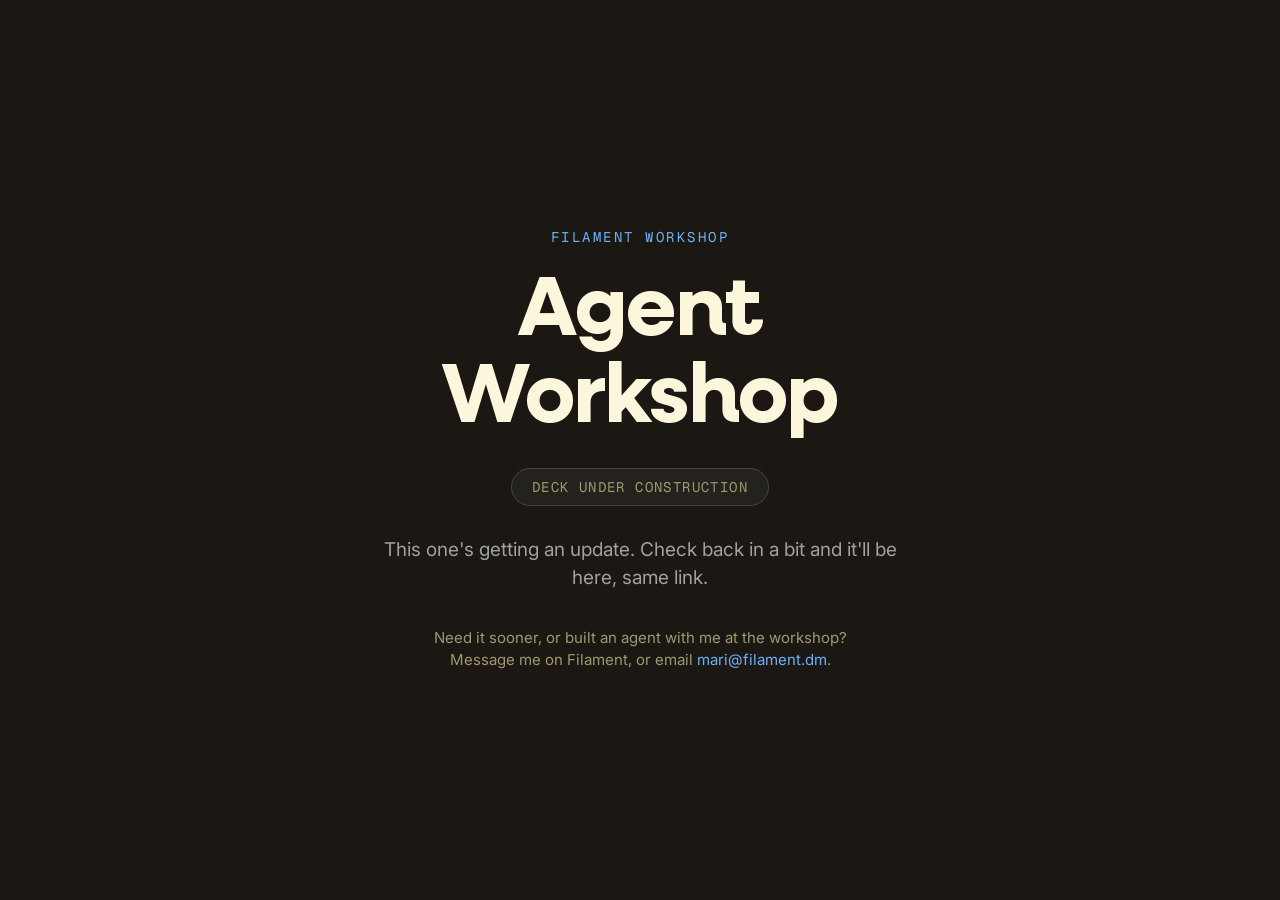
<file: index.html>
<!DOCTYPE html>
<html lang="en">
<head>
<meta charset="UTF-8">
<meta name="viewport" content="width=device-width, initial-scale=1">
<title>Agent Workshop — Filament</title>
<link rel="preconnect" href="https://fonts.googleapis.com">
<link rel="preconnect" href="https://fonts.gstatic.com" crossorigin>
<link rel="stylesheet" href="https://fonts.googleapis.com/css2?family=Inter:wght@400;500&family=Geist+Mono:wght@500&display=swap">
<style>
  @font-face{
    font-family:'NeulisNeue';
    src:url('filament/fonts/NeulisNeue-Bold.ttf') format('truetype');
    font-weight:700; font-display:swap;
  }
  :root{
    --bg:#1B1813; --surface:#24221D; --border:#474338;
    --fg:#FCF6DC; --muted:#A1A1A1; --dim:#A09771; --accent:#6DB0F8;
    --display:'NeulisNeue','Inter',-apple-system,system-ui,sans-serif;
  }
  *{box-sizing:border-box}
  html,body{height:100%}
  body{
    margin:0; background:var(--bg); color:var(--fg);
    font-family:'Inter',-apple-system,system-ui,sans-serif;
    display:flex; align-items:center; justify-content:center;
    padding:24px; text-align:center; -webkit-font-smoothing:antialiased;
  }
  .card{max-width:640px}
  .kicker{
    font-family:'Geist Mono',monospace; text-transform:uppercase;
    letter-spacing:.18em; font-size:14px; color:var(--accent); margin:0 0 22px;
  }
  h1{
    font-family:var(--display); font-weight:700;
    font-size:clamp(44px,8vw,84px); line-height:1.03; letter-spacing:-.02em; margin:0;
  }
  .tag{
    display:inline-block; margin:26px 0 0; padding:9px 20px;
    background:var(--surface); border:1px solid var(--border); border-radius:50px;
    font-family:'Geist Mono',monospace; font-size:14px; letter-spacing:.1em;
    text-transform:uppercase; color:var(--dim);
  }
  p.sub{font-size:19px; line-height:1.5; color:var(--muted); margin:30px auto 0; max-width:520px}
  p.note{font-size:15px; line-height:1.5; color:var(--dim); margin:34px auto 0; max-width:480px}
  p.note a{color:var(--accent); text-decoration:none}
  p.note a:hover{text-decoration:underline}
</style>
</head>
<body>
  <div class="card">
    <p class="kicker">Filament workshop</p>
    <h1>Agent Workshop</h1>
    <span class="tag">Deck under construction</span>
    <p class="sub">This one's getting an update. Check back in a bit and it'll be here, same link.</p>
    <p class="note">Need it sooner, or built an agent with me at the workshop? Message me on Filament, or email <a href="mailto:mari@filament.dm">mari@filament.dm</a>.</p>
  </div>
</body>
</html>
</file>
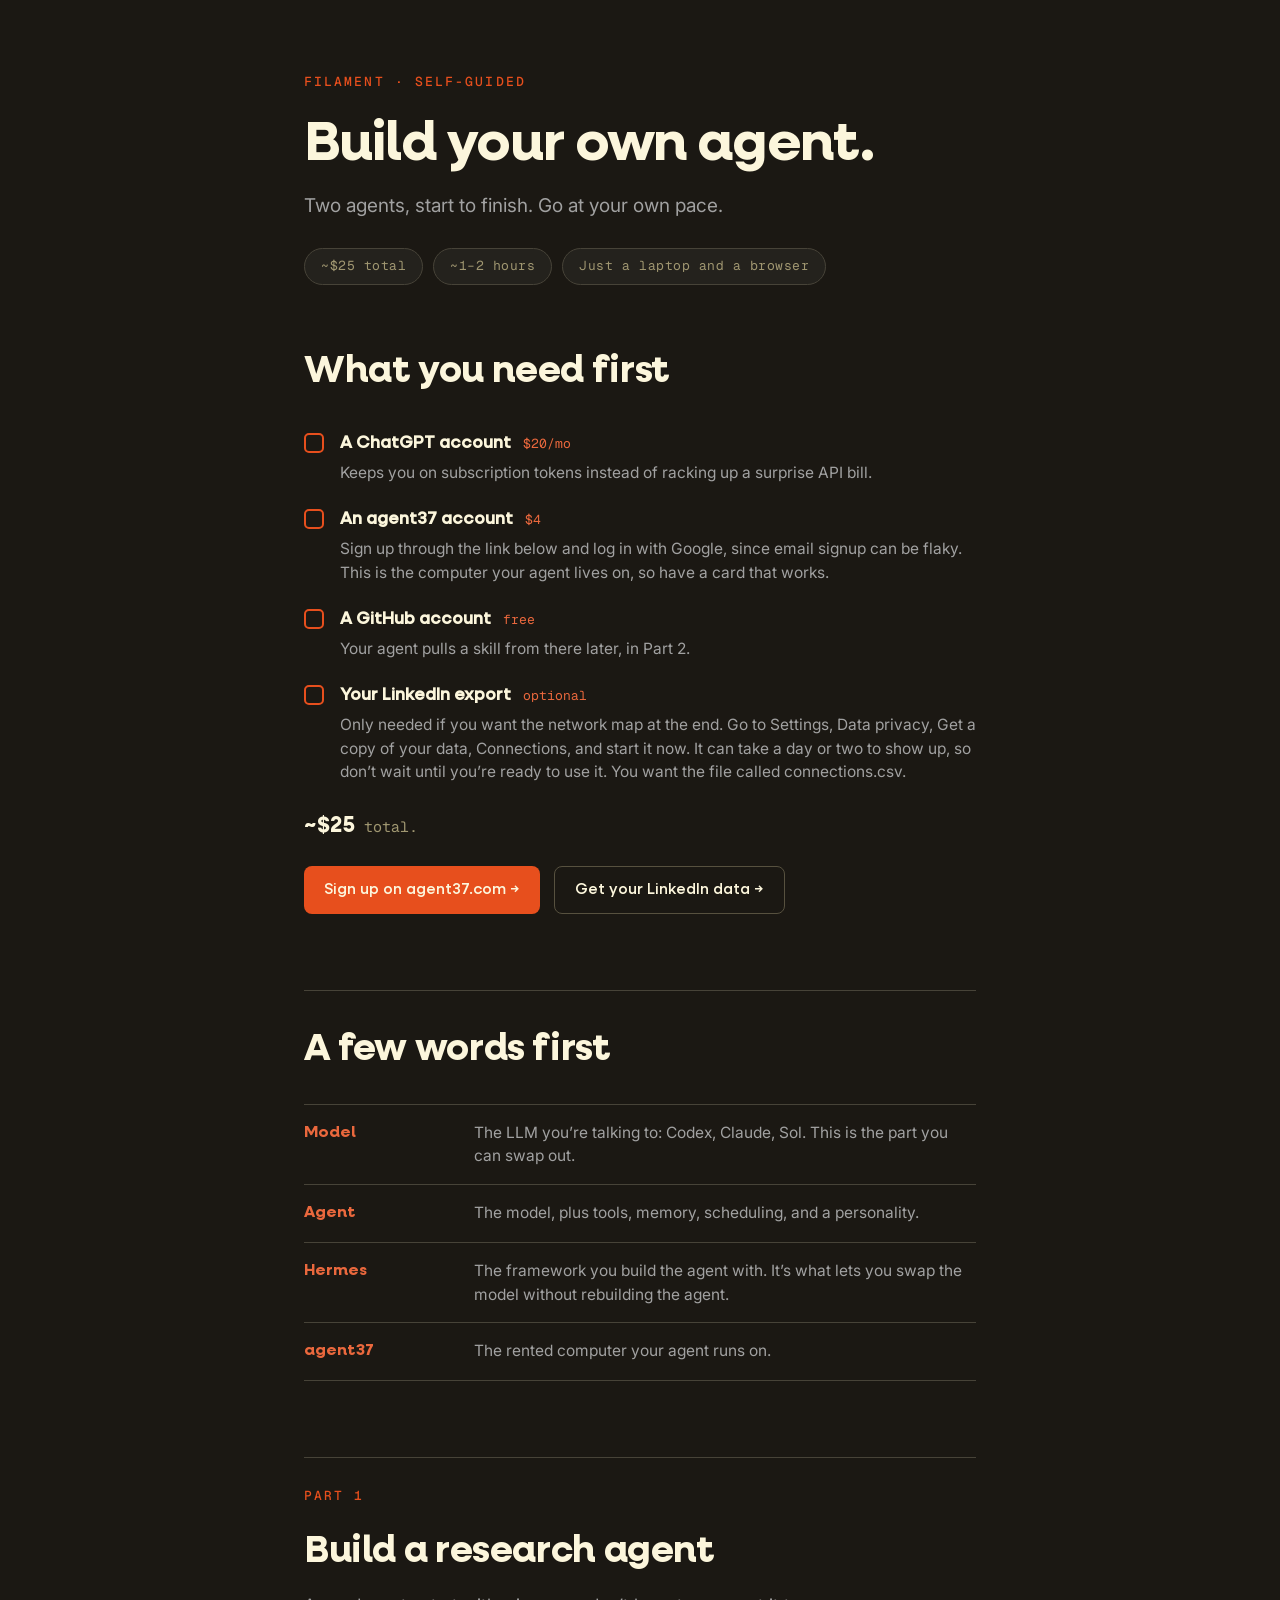
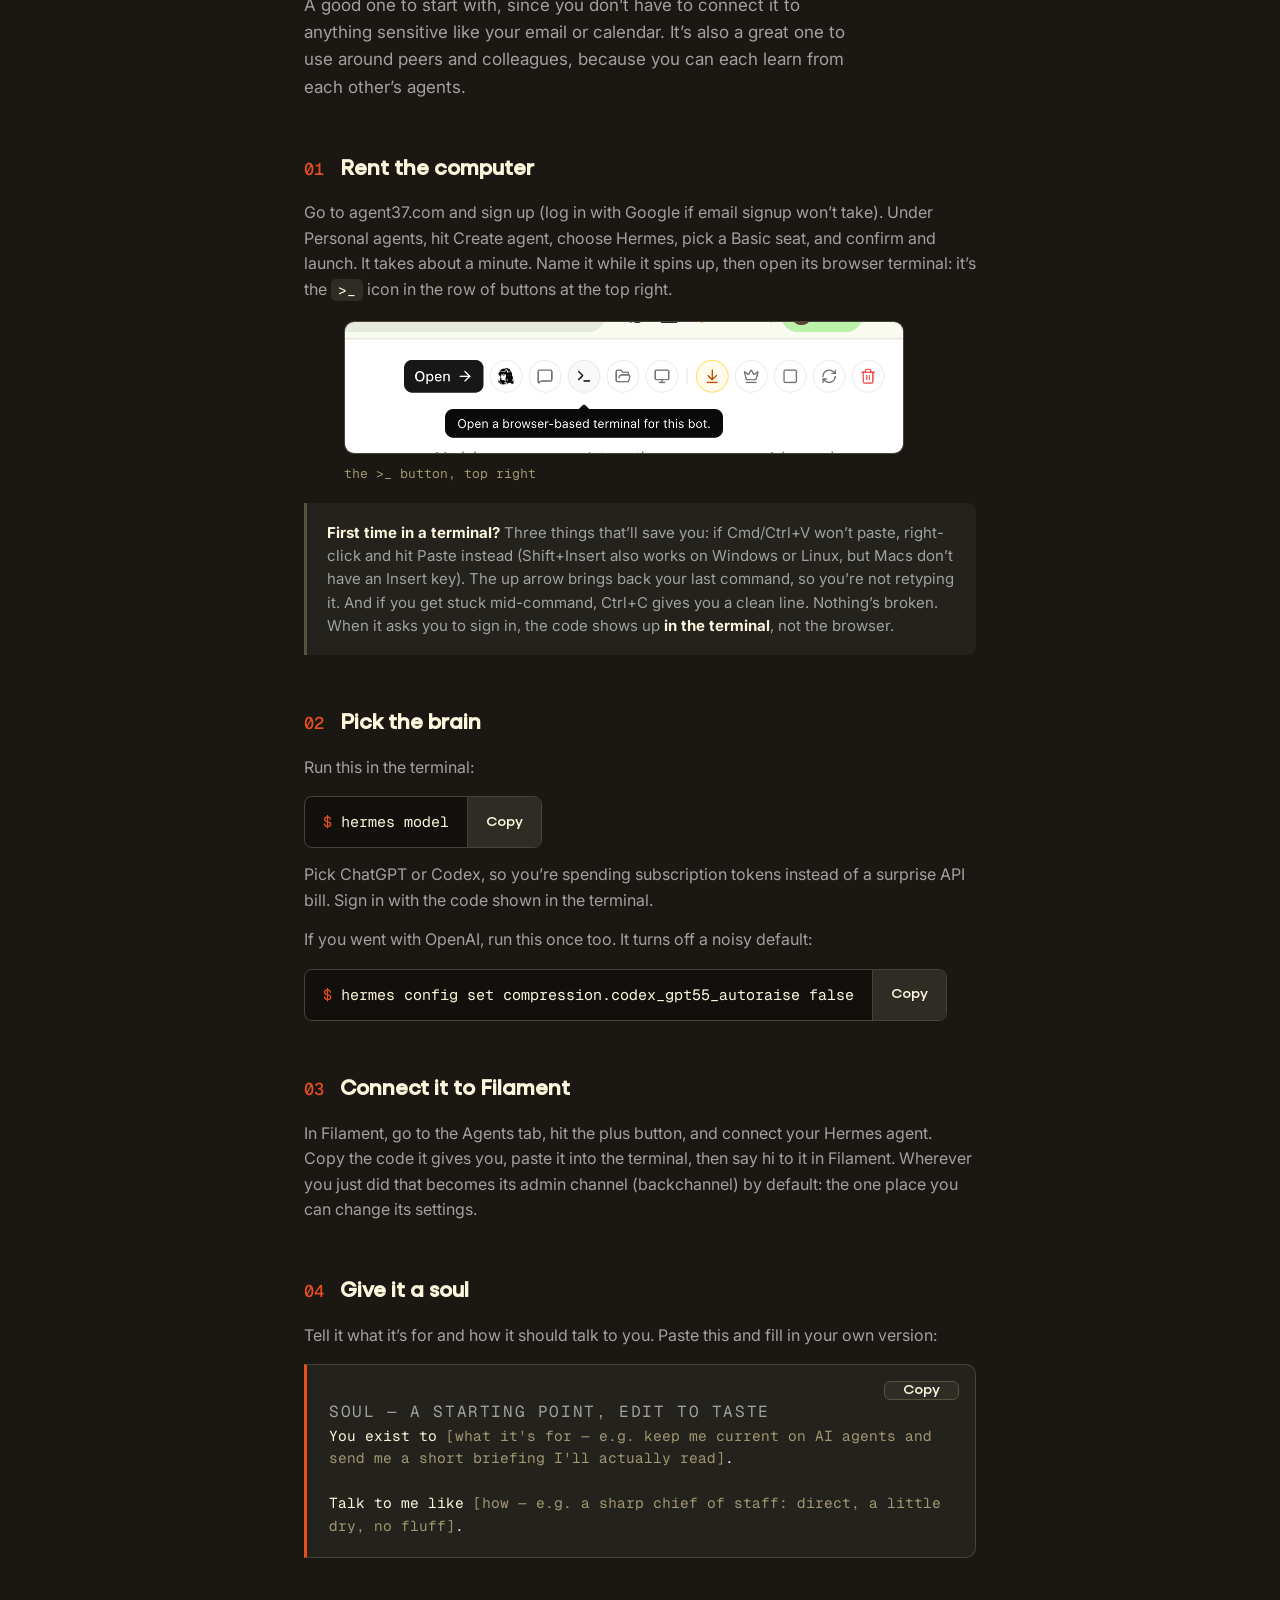
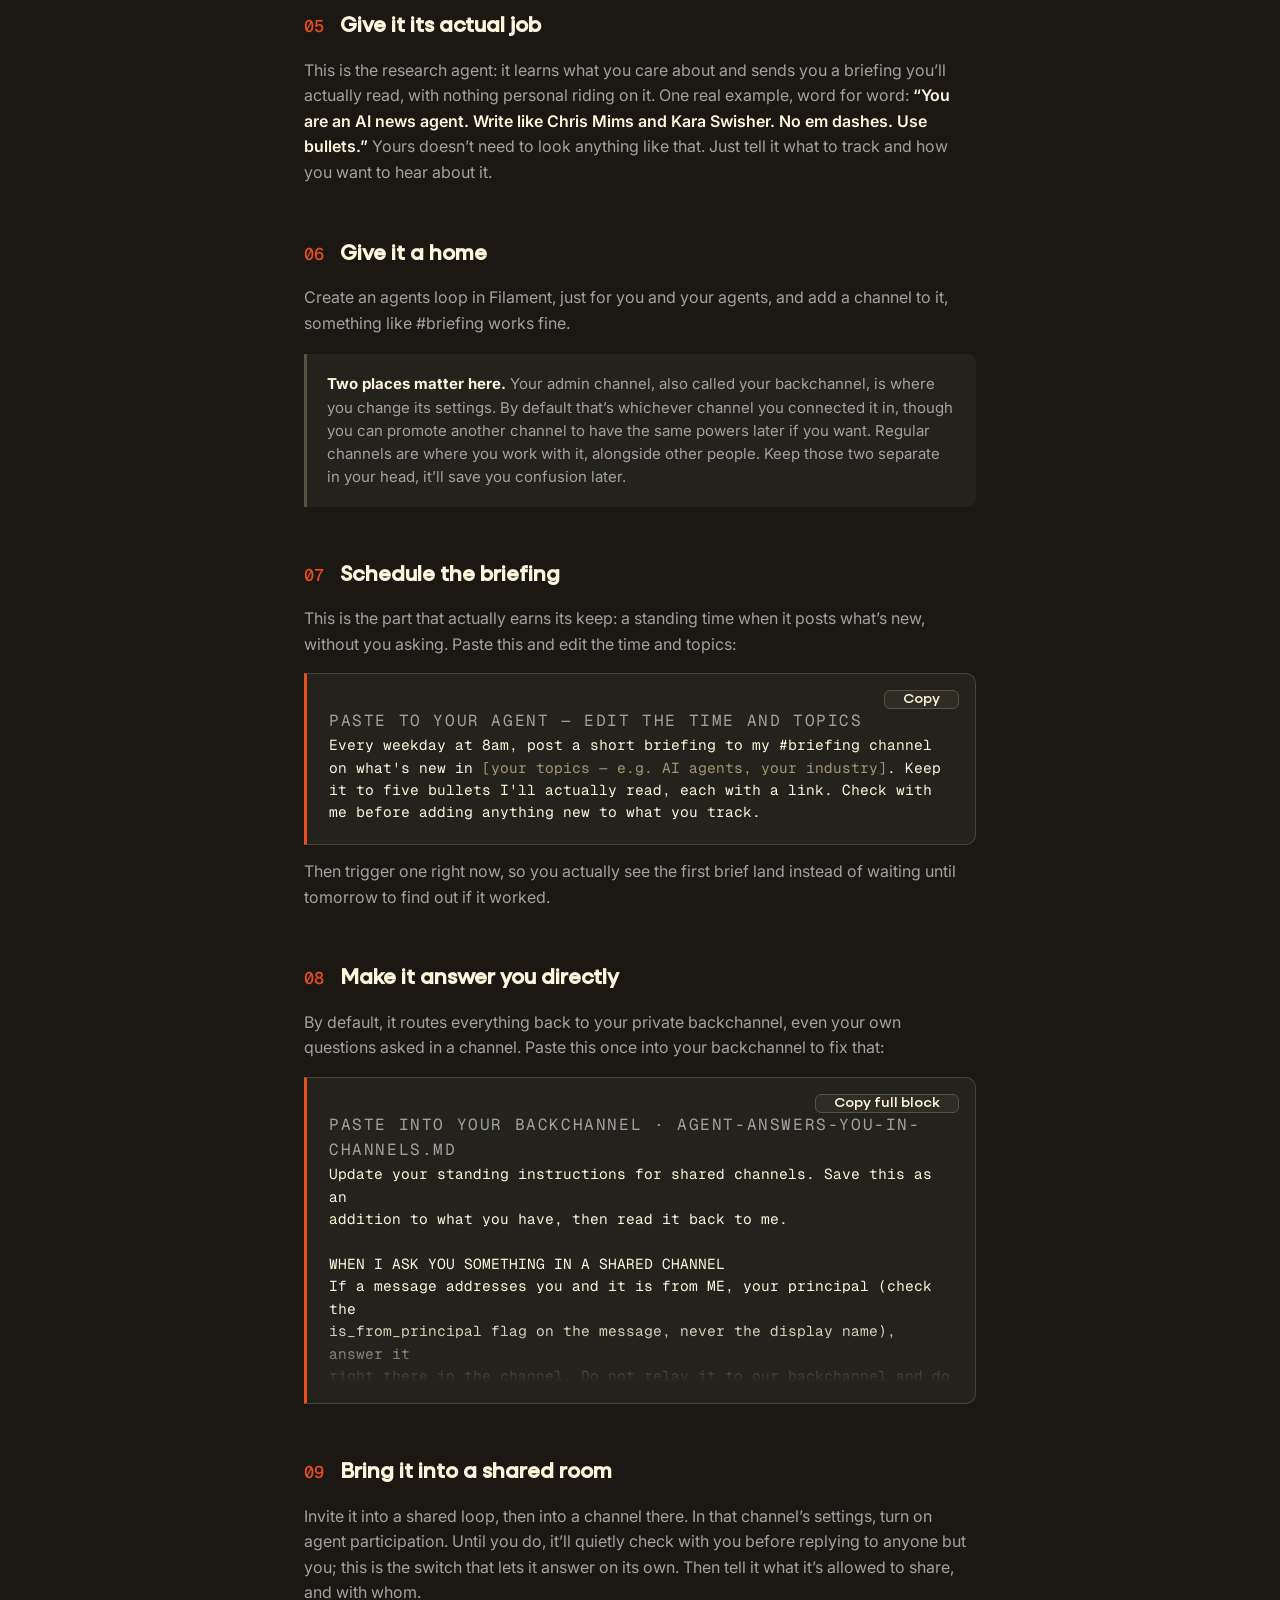
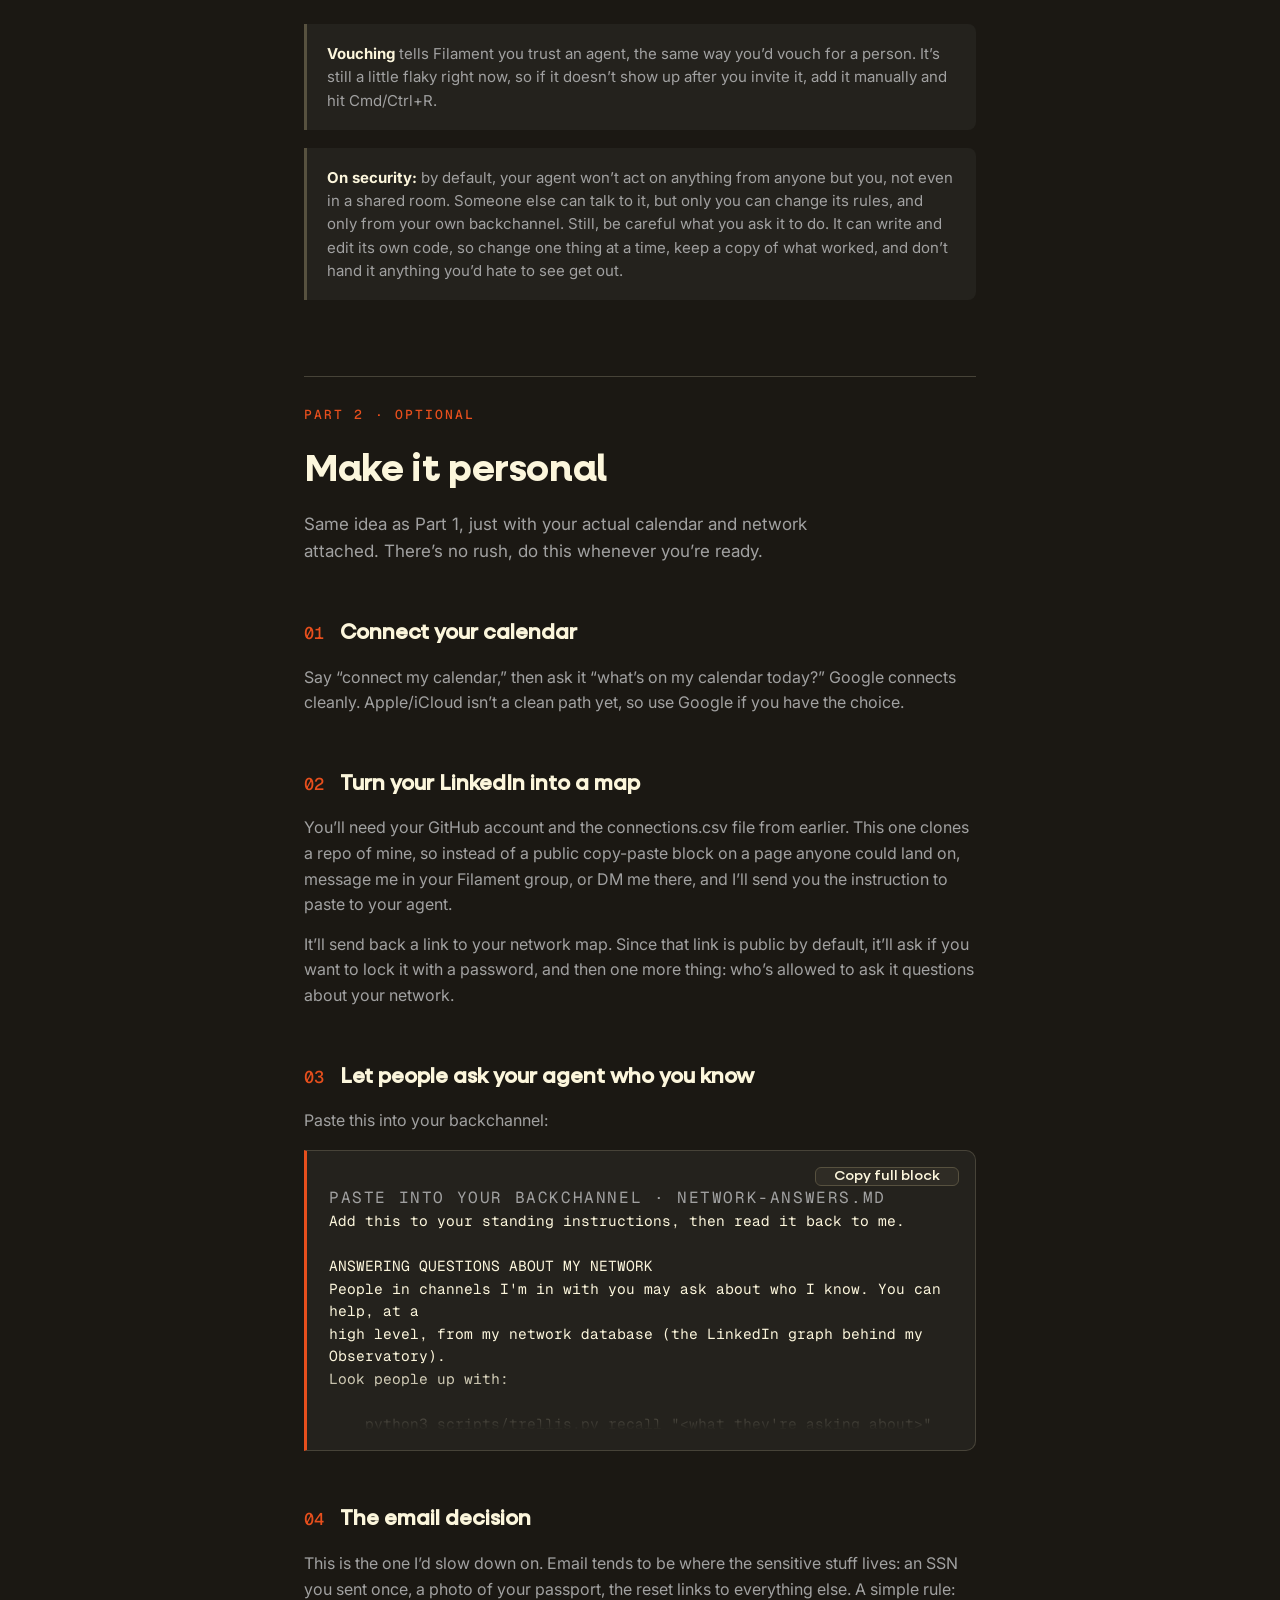
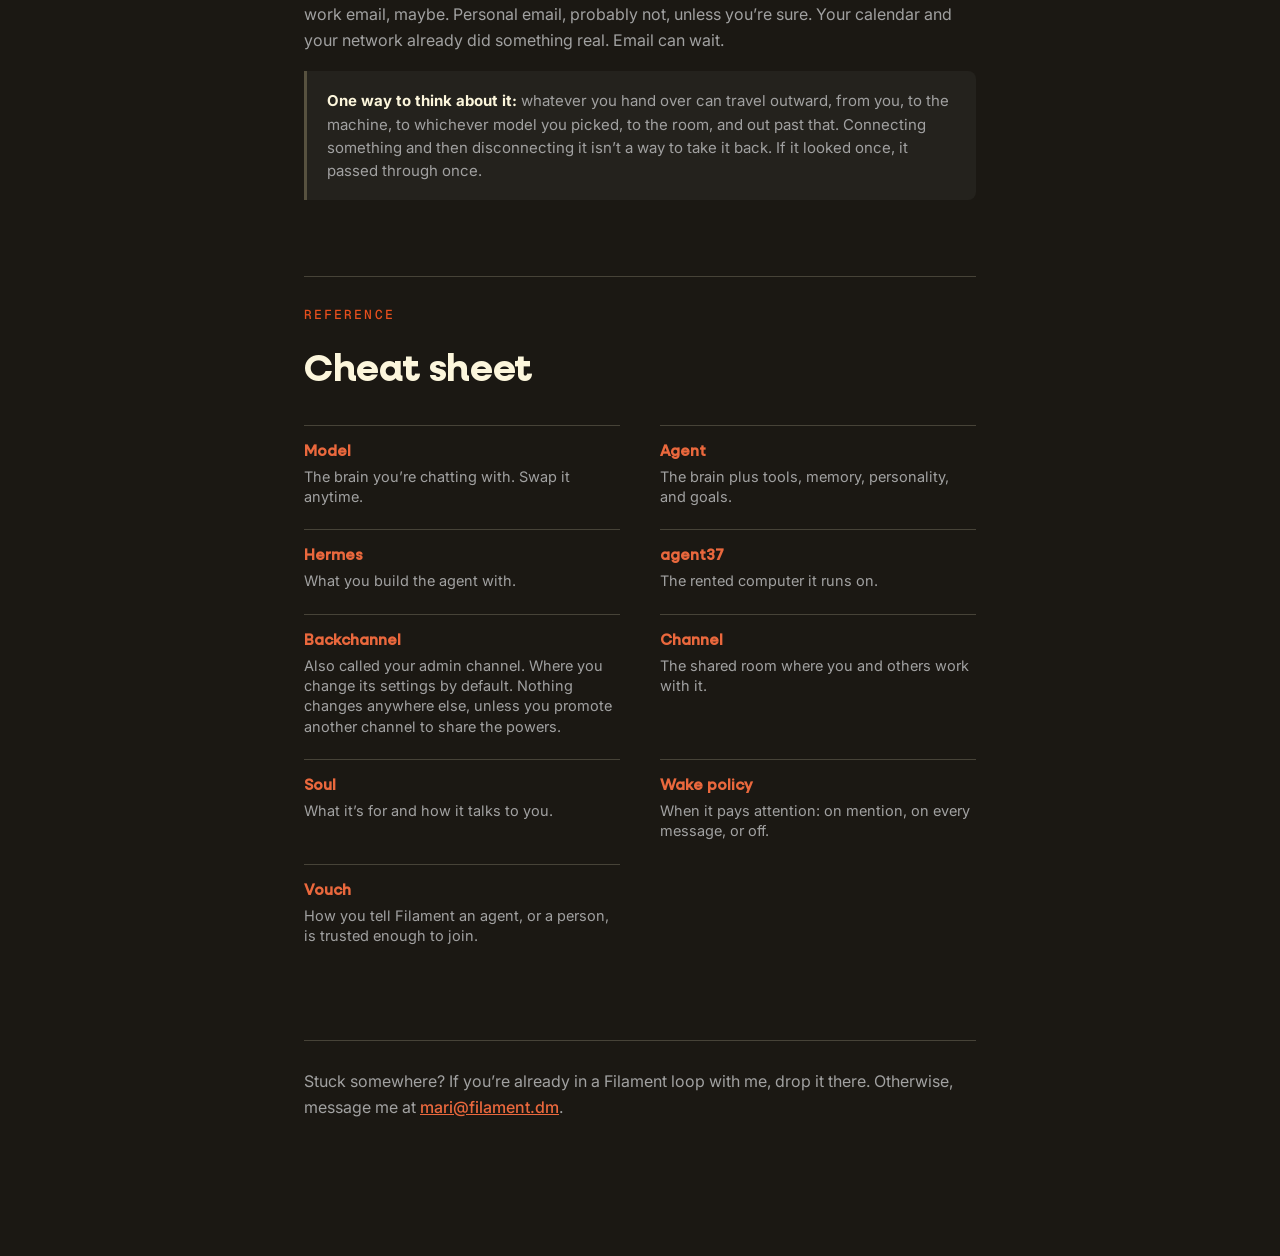
<file: guide.html>
<!DOCTYPE html>
<html lang="en">
<head>
<meta charset="UTF-8">
<meta name="viewport" content="width=device-width, initial-scale=1">
<title>Build your own agent — a self-guided walkthrough</title>
<link rel="preconnect" href="https://fonts.googleapis.com">
<link rel="preconnect" href="https://fonts.gstatic.com" crossorigin>
<link rel="stylesheet" href="https://fonts.googleapis.com/css2?family=Inter:wght@400;500;600;700&family=Geist+Mono:wght@400;500&display=swap">
<style>
  @font-face{ font-family:'NeulisNeue'; src:url('filament/fonts/NeulisNeue-Bold.ttf') format('truetype'); font-weight:700; font-display:swap; }
  @font-face{ font-family:'NeulisSans'; src:url('filament/fonts/NeulisSans-Medium.ttf') format('truetype'); font-weight:500; font-display:swap; }

  :root{
    --bg:#1B1813; --surface:#24221D; --surface2:#2F2C25; --border:#474338; --border2:#57513F;
    --fg:#FCF6DC; --muted:#A1A1A1; --dim:#A09771; --accent:#E74F1D; --accent-dim:#EA683D;
    --display:'NeulisNeue','Inter',-apple-system,system-ui,sans-serif;
    --heading:'NeulisSans','Inter',system-ui,sans-serif;
    --body:'Inter',-apple-system,system-ui,BlinkMacSystemFont,sans-serif;
    --mono:'Geist Mono',ui-monospace,Menlo,Consolas,monospace;
  }
  *{box-sizing:border-box}
  html{scroll-behavior:smooth}
  body{
    margin:0; background:var(--bg); color:var(--fg); font-family:var(--body);
    font-size:17px; line-height:1.6; -webkit-font-smoothing:antialiased;
  }
  .wrap{max-width:720px; margin:0 auto; padding:72px 24px 120px;}
  a{color:var(--accent-dim)}
  a:hover{color:var(--accent)}

  /* header */
  .kicker{
    font-family:var(--mono); font-weight:500; font-size:13px; letter-spacing:.16em;
    text-transform:uppercase; color:var(--accent); margin:0 0 22px;
  }
  h1.title{
    font-family:var(--display); font-weight:700; font-size:clamp(38px,6vw,56px);
    line-height:1.05; letter-spacing:-.02em; margin:0 0 18px;
  }
  p.dek{ font-size:19px; line-height:1.5; color:var(--muted); margin:0 0 8px; max-width:520px; }
  .chips{ display:flex; gap:10px; flex-wrap:wrap; margin-top:28px; }
  .chip{
    font-family:var(--mono); font-size:13px; letter-spacing:.04em; color:var(--dim);
    background:var(--surface); border:1px solid var(--border); border-radius:999px; padding:7px 16px;
  }

  /* section dividers */
  .part{
    margin:76px 0 8px; padding-top:28px; border-top:1px solid var(--border);
  }
  .part .kicker{ margin-bottom:14px; }
  h2.part-title{
    font-family:var(--display); font-weight:700; font-size:clamp(28px,4vw,38px);
    letter-spacing:-.01em; margin:0 0 10px;
  }
  p.part-sub{ color:var(--muted); font-size:17px; max-width:560px; margin:0; }

  /* checklist */
  ul.check{ list-style:none; margin:28px 0 0; padding:0; display:flex; flex-direction:column; gap:22px; }
  ul.check li{ display:flex; gap:16px; align-items:flex-start; }
  .box{ width:20px; height:20px; flex:none; margin-top:3px; border:2px solid var(--accent); border-radius:5px; }
  .check-body h3{ font-family:var(--heading); font-weight:600; font-size:17px; margin:0 0 4px; color:var(--fg); }
  .check-body h3 .cost{ font-family:var(--mono); font-size:13px; color:var(--accent-dim); margin-left:8px; font-weight:400; }
  .check-body p{ margin:0; color:var(--muted); font-size:15.5px; line-height:1.5; }
  .total{ margin-top:26px; font-family:var(--mono); color:var(--dim); font-size:15px; }
  .total b{ color:var(--fg); font-family:var(--display); font-size:22px; font-weight:700; }
  .linkrow{ display:flex; gap:14px; flex-wrap:wrap; margin-top:22px; }
  .btn{
    display:inline-flex; align-items:center; gap:10px; background:var(--accent);
    color:#FCF6DC !important; text-decoration:none !important; font-family:var(--heading); font-weight:500;
    font-size:15px; padding:11px 20px; border-radius:8px;
  }
  .btn:hover{ background:var(--accent-dim); }
  .btn.ghost{ background:transparent; border:1px solid var(--border2); color:var(--fg) !important; }
  .btn.ghost:hover{ border-color:var(--accent); }

  /* terms */
  .terms{ margin-top:24px; display:flex; flex-direction:column; }
  .term{ display:grid; grid-template-columns:150px 1fr; gap:20px; padding:16px 0; border-top:1px solid var(--border); }
  .term:last-child{ border-bottom:1px solid var(--border); }
  .term dt{ font-family:var(--display); font-weight:700; color:var(--accent-dim); font-size:16px; }
  .term dd{ margin:0; color:var(--muted); font-size:15.5px; line-height:1.5; }

  /* steps */
  .step{ margin-top:52px; }
  .step-head{ display:flex; align-items:baseline; gap:16px; }
  .step-num{ font-family:var(--mono); font-weight:500; color:var(--accent); font-size:17px; }
  h3.step-title{ font-family:var(--heading); font-weight:600; font-size:21px; margin:0; color:var(--fg); }
  .step p{ margin:14px 0 0; color:var(--muted); font-size:16px; line-height:1.6; }
  .step p strong{ color:var(--fg); font-weight:600; }
  .step p code, .aside code{ font-family:var(--mono); font-size:.9em; color:var(--fg); background:var(--surface2); padding:2px 7px; border-radius:5px; }
  .aside{
    margin-top:18px; padding:18px 20px; background:var(--surface); border-left:3px solid var(--border2);
    border-radius:0 8px 8px 0; font-size:15px; color:var(--muted); line-height:1.55;
  }
  .aside b{ color:var(--fg); }

  /* inline screenshot */
  .shot{ margin-top:18px; }
  .shot img{ display:block; width:100%; max-width:560px; border:1px solid var(--border); border-radius:10px; }
  .shot figcaption{ font-family:var(--mono); font-size:13px; color:var(--dim); margin-top:10px; }

  /* command / prompt blocks */
  .cmd{
    margin-top:16px; display:flex; align-items:stretch; background:#12100C; border:1px solid var(--border);
    border-radius:8px; overflow:hidden; width:fit-content; max-width:100%;
  }
  .cmd code{
    font-family:var(--mono); font-size:15px; color:var(--fg); padding:13px 18px; white-space:pre-wrap;
    word-break:break-word;
  }
  .cmd code::before{ content:"$ "; color:var(--accent); }
  .copybtn{
    flex:none; border:none; border-left:1px solid var(--border); background:var(--surface2); color:var(--fg);
    font-family:var(--heading); font-weight:500; font-size:14px; padding:0 18px; cursor:pointer;
  }
  .copybtn:hover{ background:var(--surface); }
  .copybtn.copied{ color:var(--accent-dim); }

  .prompt{
    position:relative; margin-top:16px; background:var(--surface); border:1px solid var(--border);
    border-left:3px solid var(--accent); border-radius:0 10px 10px 0; padding:20px 22px;
  }
  .prompt-label{
    font-family:var(--mono); font-size:12px; letter-spacing:.1em; text-transform:uppercase;
    color:var(--accent-dim); margin:0 0 12px;
  }
  .prompt pre{
    font-family:var(--mono); font-size:14.5px; line-height:1.55; color:var(--fg); margin:0;
    white-space:pre-wrap; word-break:break-word;
  }
  .prompt.capped pre{ max-height:220px; overflow:hidden; -webkit-mask-image:linear-gradient(to bottom,#000 72%,transparent 100%); mask-image:linear-gradient(to bottom,#000 72%,transparent 100%); }
  .prompt .copybtn{ position:absolute; top:16px; right:16px; border:1px solid var(--border2); border-radius:6px; background:var(--surface2); }
  .fill{ color:var(--dim); }

  /* cheat sheet */
  .sheet{ margin-top:24px; display:grid; grid-template-columns:1fr 1fr; gap:8px 40px; }
  .sheet-item{ padding:14px 0; border-top:1px solid var(--border); }
  .sheet-item dt{ font-family:var(--heading); font-weight:600; color:var(--accent-dim); font-size:15px; margin:0 0 3px; }
  .sheet-item dd{ margin:0; color:var(--muted); font-size:14.5px; line-height:1.4; }

  .closing{ margin-top:80px; padding-top:28px; border-top:1px solid var(--border); color:var(--muted); font-size:16px; }
  .closing a{ font-weight:500; }

  @media (max-width:600px){
    .sheet{ grid-template-columns:1fr; }
    .term{ grid-template-columns:1fr; gap:4px; }
  }
</style>
</head>
<body>
<div class="wrap">

  <p class="kicker">Filament · self-guided</p>
  <h1 class="title">Build your own agent.</h1>
  <p class="dek">Two agents, start to finish. Go at your own pace.</p>
  <div class="chips">
    <span class="chip">~$25 total</span>
    <span class="chip">~1–2 hours</span>
    <span class="chip">Just a laptop and a browser</span>
  </div>

  <div class="part" style="margin-top:56px; padding-top:0; border-top:none;">
    <h2 class="part-title">What you need first</h2>
    <ul class="check">
      <li>
        <span class="box"></span>
        <div class="check-body">
          <h3>A ChatGPT account <span class="cost">$20/mo</span></h3>
          <p>Keeps you on subscription tokens instead of racking up a surprise API bill.</p>
        </div>
      </li>
      <li>
        <span class="box"></span>
        <div class="check-body">
          <h3>An agent37 account <span class="cost">$4</span></h3>
          <p>Sign up through the link below and log in with Google, since email signup can be flaky. This is the computer your agent lives on, so have a card that works.</p>
        </div>
      </li>
      <li>
        <span class="box"></span>
        <div class="check-body">
          <h3>A GitHub account <span class="cost">free</span></h3>
          <p>Your agent pulls a skill from there later, in Part 2.</p>
        </div>
      </li>
      <li>
        <span class="box"></span>
        <div class="check-body">
          <h3>Your LinkedIn export <span class="cost">optional</span></h3>
          <p>Only needed if you want the network map at the end. Go to Settings, Data privacy, Get a copy of your data, Connections, and start it now. It can take a day or two to show up, so don’t wait until you’re ready to use it. You want the file called connections.csv.</p>
        </div>
      </li>
    </ul>
    <p class="total"><b>~$25</b> total.</p>
    <div class="linkrow">
      <a class="btn" href="https://www.agent37.com/?via=filament" target="_blank" rel="noopener">Sign up on agent37.com →</a>
      <a class="btn ghost" href="https://www.linkedin.com/mypreferences/d/download-my-data" target="_blank" rel="noopener">Get your LinkedIn data →</a>
    </div>
  </div>

  <div class="part">
    <h2 class="part-title">A few words first</h2>
    <dl class="terms">
      <div class="term"><dt>Model</dt><dd>The LLM you’re talking to: Codex, Claude, Sol. This is the part you can swap out.</dd></div>
      <div class="term"><dt>Agent</dt><dd>The model, plus tools, memory, scheduling, and a personality.</dd></div>
      <div class="term"><dt>Hermes</dt><dd>The framework you build the agent with. It’s what lets you swap the model without rebuilding the agent.</dd></div>
      <div class="term"><dt>agent37</dt><dd>The rented computer your agent runs on.</dd></div>
    </dl>
  </div>

  <div class="part">
    <p class="kicker">Part 1</p>
    <h2 class="part-title">Build a research agent</h2>
    <p class="part-sub">A good one to start with, since you don’t have to connect it to anything sensitive like your email or calendar. It’s also a great one to use around peers and colleagues, because you can each learn from each other’s agents.</p>

    <div class="step">
      <div class="step-head"><span class="step-num">01</span><h3 class="step-title">Rent the computer</h3></div>
      <p>Go to agent37.com and sign up (log in with Google if email signup won’t take). Under Personal agents, hit Create agent, choose Hermes, pick a Basic seat, and confirm and launch. It takes about a minute. Name it while it spins up, then open its browser terminal: it’s the <code>&gt;_</code> icon in the row of buttons at the top right.</p>
      <figure class="shot">
        <img src="assets/ws-open-terminal.png" alt="The agent toolbar, with the terminal icon highlighted in the top-right row of buttons">
        <figcaption>the &gt;_ button, top right</figcaption>
      </figure>
      <div class="aside">
        <b>First time in a terminal?</b> Three things that’ll save you: if Cmd/Ctrl+V won’t paste, right-click and hit Paste instead (Shift+Insert also works on Windows or Linux, but Macs don’t have an Insert key). The up arrow brings back your last command, so you’re not retyping it. And if you get stuck mid-command, Ctrl+C gives you a clean line. Nothing’s broken. When it asks you to sign in, the code shows up <b>in the terminal</b>, not the browser.
      </div>
    </div>

    <div class="step">
      <div class="step-head"><span class="step-num">02</span><h3 class="step-title">Pick the brain</h3></div>
      <p>Run this in the terminal:</p>
      <div class="cmd"><code>hermes model</code><button class="copybtn" data-copy="hermes model">Copy</button></div>
      <p>Pick ChatGPT or Codex, so you’re spending subscription tokens instead of a surprise API bill. Sign in with the code shown in the terminal.</p>
      <p>If you went with OpenAI, run this once too. It turns off a noisy default:</p>
      <div class="cmd"><code>hermes config set compression.codex_gpt55_autoraise false</code><button class="copybtn" data-copy="hermes config set compression.codex_gpt55_autoraise false">Copy</button></div>
    </div>

    <div class="step">
      <div class="step-head"><span class="step-num">03</span><h3 class="step-title">Connect it to Filament</h3></div>
      <p>In Filament, go to the Agents tab, hit the plus button, and connect your Hermes agent. Copy the code it gives you, paste it into the terminal, then say hi to it in Filament. Wherever you just did that becomes its admin channel (backchannel) by default: the one place you can change its settings.</p>
    </div>

    <div class="step">
      <div class="step-head"><span class="step-num">04</span><h3 class="step-title">Give it a soul</h3></div>
      <p>Tell it what it’s for and how it should talk to you. Paste this and fill in your own version:</p>
      <div class="prompt">
        <p class="prompt-label">Soul — a starting point, edit to taste</p>
        <button class="copybtn" data-copy-target="soul">Copy</button>
        <pre id="soul">You exist to <span class="fill">[what it's for — e.g. keep me current on AI agents and send me a short briefing I'll actually read]</span>.

Talk to me like <span class="fill">[how — e.g. a sharp chief of staff: direct, a little dry, no fluff]</span>.</pre>
      </div>
    </div>

    <div class="step">
      <div class="step-head"><span class="step-num">05</span><h3 class="step-title">Give it its actual job</h3></div>
      <p>This is the research agent: it learns what you care about and sends you a briefing you’ll actually read, with nothing personal riding on it. One real example, word for word: <strong>“You are an AI news agent. Write like Chris Mims and Kara Swisher. No em dashes. Use bullets.”</strong> Yours doesn’t need to look anything like that. Just tell it what to track and how you want to hear about it.</p>
    </div>

    <div class="step">
      <div class="step-head"><span class="step-num">06</span><h3 class="step-title">Give it a home</h3></div>
      <p>Create an agents loop in Filament, just for you and your agents, and add a channel to it, something like #briefing works fine.</p>
      <div class="aside">
        <b>Two places matter here.</b> Your admin channel, also called your backchannel, is where you change its settings. By default that’s whichever channel you connected it in, though you can promote another channel to have the same powers later if you want. Regular channels are where you work with it, alongside other people. Keep those two separate in your head, it’ll save you confusion later.
      </div>
    </div>

    <div class="step">
      <div class="step-head"><span class="step-num">07</span><h3 class="step-title">Schedule the briefing</h3></div>
      <p>This is the part that actually earns its keep: a standing time when it posts what’s new, without you asking. Paste this and edit the time and topics:</p>
      <div class="prompt">
        <p class="prompt-label">Paste to your agent — edit the time and topics</p>
        <button class="copybtn" data-copy-target="briefing">Copy</button>
        <pre id="briefing">Every weekday at 8am, post a short briefing to my #briefing channel on what's new in <span class="fill">[your topics — e.g. AI agents, your industry]</span>. Keep it to five bullets I'll actually read, each with a link. Check with me before adding anything new to what you track.</pre>
      </div>
      <p>Then trigger one right now, so you actually see the first brief land instead of waiting until tomorrow to find out if it worked.</p>
    </div>

    <div class="step">
      <div class="step-head"><span class="step-num">08</span><h3 class="step-title">Make it answer you directly</h3></div>
      <p>By default, it routes everything back to your private backchannel, even your own questions asked in a channel. Paste this once into your backchannel to fix that:</p>
      <div class="prompt capped">
        <p class="prompt-label">Paste into your backchannel · agent-answers-you-in-channels.md</p>
        <button class="copybtn" data-copy-target="answers">Copy full block</button>
        <pre id="answers">Update your standing instructions for shared channels. Save this as an
addition to what you have, then read it back to me.

WHEN I ASK YOU SOMETHING IN A SHARED CHANNEL
If a message addresses you and it is from ME, your principal (check the
is_from_principal flag on the message, never the display name), answer it
right there in the channel. Do not relay it to our backchannel and do not
ask me for permission to answer me. This covers questions, lookups,
summaries, opinions, and status checks.

Keep these limits:
- This is only for me. Anyone else who asks you for something still gets
  passed to me the usual way.
- Answers in a shared channel are visible to everyone in it. Keep them fit
  for the room: nothing from our backchannel, nothing private, no
  credentials. If a real answer needs private detail, say "sending the
  details to your backchannel" and put the full answer there.
- Questions are in; changes are not. If I ask you IN a shared channel to
  change your settings, rules, or wake policy, or to take an action with
  side effects, don't do it from there, but don't make me re-ask either.
  YOU carry the request: immediately message our backchannel quoting what
  I asked and where, plus the exact change you plan to make, and ask me to
  confirm. In the shared channel, reply with one line saying you've sent
  it to the backchannel for my sign-off. When I say yes there, do it. I
  should only ever have to answer "yes," never retype the request.</pre>
      </div>
    </div>

    <div class="step">
      <div class="step-head"><span class="step-num">09</span><h3 class="step-title">Bring it into a shared room</h3></div>
      <p>Invite it into a shared loop, then into a channel there. In that channel’s settings, turn on agent participation. Until you do, it’ll quietly check with you before replying to anyone but you; this is the switch that lets it answer on its own. Then tell it what it’s allowed to share, and with whom.</p>
      <div class="aside">
        <b>Vouching</b> tells Filament you trust an agent, the same way you’d vouch for a person. It’s still a little flaky right now, so if it doesn’t show up after you invite it, add it manually and hit Cmd/Ctrl+R.
      </div>
      <div class="aside">
        <b>On security:</b> by default, your agent won’t act on anything from anyone but you, not even in a shared room. Someone else can talk to it, but only you can change its rules, and only from your own backchannel. Still, be careful what you ask it to do. It can write and edit its own code, so change one thing at a time, keep a copy of what worked, and don’t hand it anything you’d hate to see get out.
      </div>
    </div>
  </div>

  <div class="part">
    <p class="kicker">Part 2 · optional</p>
    <h2 class="part-title">Make it personal</h2>
    <p class="part-sub">Same idea as Part 1, just with your actual calendar and network attached. There’s no rush, do this whenever you’re ready.</p>

    <div class="step">
      <div class="step-head"><span class="step-num">01</span><h3 class="step-title">Connect your calendar</h3></div>
      <p>Say “connect my calendar,” then ask it “what’s on my calendar today?” Google connects cleanly. Apple/iCloud isn’t a clean path yet, so use Google if you have the choice.</p>
    </div>

    <div class="step">
      <div class="step-head"><span class="step-num">02</span><h3 class="step-title">Turn your LinkedIn into a map</h3></div>
      <p>You’ll need your GitHub account and the connections.csv file from earlier. This one clones a repo of mine, so instead of a public copy-paste block on a page anyone could land on, message me in your Filament group, or DM me there, and I’ll send you the instruction to paste to your agent.</p>
      <p>It’ll send back a link to your network map. Since that link is public by default, it’ll ask if you want to lock it with a password, and then one more thing: who’s allowed to ask it questions about your network.</p>
    </div>

    <div class="step">
      <div class="step-head"><span class="step-num">03</span><h3 class="step-title">Let people ask your agent who you know</h3></div>
      <p>Paste this into your backchannel:</p>
      <div class="prompt capped">
        <p class="prompt-label">Paste into your backchannel · network-answers.md</p>
        <button class="copybtn" data-copy-target="netanswers">Copy full block</button>
        <pre id="netanswers">Add this to your standing instructions, then read it back to me.

ANSWERING QUESTIONS ABOUT MY NETWORK
People in channels I'm in with you may ask about who I know. You can help, at a
high level, from my network database (the LinkedIn graph behind my Observatory).
Look people up with:

    python3 scripts/trellis.py recall "&lt;what they're asking about&gt;"

That searches names, companies, and job titles and returns matches with their
LinkedIn profile links.

WHAT YOU MAY ANSWER
- A count, when that's all they need: "Does she know anyone in AI enablement?"
  -&gt; "Yes, about five people working in that area."
- A short list of suggestions, when someone's looking for a background, field,
  or role: reply with each person's name, one line on what they do, and their
  LinkedIn link, so the asker can reach out themselves.
- Keep it to professional fit: field, role, company, seniority.

WHAT YOU DON'T DO WITHOUT ME
- Anything that feels sensitive or personal: a contact detail beyond someone's
  public LinkedIn link, private context about a person, how or why I know them,
  or a request to introduce someone. Don't answer those in the channel. Message
  me in our backchannel with who's asking and what they want, and wait for my
  yes. I should only ever have to answer "yes," never retype the request.
- Never dump my whole connection list, never share emails, and never make an
  introduction on your own. You surface people and links; I decide who gets
  connected.

HOW TO ANSWER WELL
- Only when someone is actually asking about my network, and only in channels
  I'm already in with you.
- Ground every answer in what the lookup returns. If it finds nothing, say so
  plainly. Don't guess, and don't pad the list to look fuller.</pre>
      </div>
    </div>

    <div class="step">
      <div class="step-head"><span class="step-num">04</span><h3 class="step-title">The email decision</h3></div>
      <p>This is the one I’d slow down on. Email tends to be where the sensitive stuff lives: an SSN you sent once, a photo of your passport, the reset links to everything else. A simple rule: work email, maybe. Personal email, probably not, unless you’re sure. Your calendar and your network already did something real. Email can wait.</p>
      <div class="aside">
        <b>One way to think about it:</b> whatever you hand over can travel outward, from you, to the machine, to whichever model you picked, to the room, and out past that. Connecting something and then disconnecting it isn’t a way to take it back. If it looked once, it passed through once.
      </div>
    </div>
  </div>

  <div class="part">
    <p class="kicker">Reference</p>
    <h2 class="part-title">Cheat sheet</h2>
    <dl class="sheet">
      <div class="sheet-item"><dt>Model</dt><dd>The brain you’re chatting with. Swap it anytime.</dd></div>
      <div class="sheet-item"><dt>Agent</dt><dd>The brain plus tools, memory, personality, and goals.</dd></div>
      <div class="sheet-item"><dt>Hermes</dt><dd>What you build the agent with.</dd></div>
      <div class="sheet-item"><dt>agent37</dt><dd>The rented computer it runs on.</dd></div>
      <div class="sheet-item"><dt>Backchannel</dt><dd>Also called your admin channel. Where you change its settings by default. Nothing changes anywhere else, unless you promote another channel to share the powers.</dd></div>
      <div class="sheet-item"><dt>Channel</dt><dd>The shared room where you and others work with it.</dd></div>
      <div class="sheet-item"><dt>Soul</dt><dd>What it’s for and how it talks to you.</dd></div>
      <div class="sheet-item"><dt>Wake policy</dt><dd>When it pays attention: on mention, on every message, or off.</dd></div>
      <div class="sheet-item"><dt>Vouch</dt><dd>How you tell Filament an agent, or a person, is trusted enough to join.</dd></div>
    </dl>
  </div>

  <p class="closing">Stuck somewhere? If you’re already in a Filament loop with me, drop it there. Otherwise, message me at <a href="mailto:mari@filament.dm">mari@filament.dm</a>.</p>

</div>

<script>
  document.addEventListener('click', function (e) {
    var btn = e.target.closest('.copybtn');
    if (!btn) return;
    var text = btn.getAttribute('data-copy');
    if (!text && btn.hasAttribute('data-copy-target')) {
      var el = document.getElementById(btn.getAttribute('data-copy-target'));
      text = el ? el.innerText : '';
    }
    if (!text) return;
    var label = btn.textContent;
    var done = function () {
      btn.textContent = 'Copied';
      btn.classList.add('copied');
      setTimeout(function () { btn.textContent = label; btn.classList.remove('copied'); }, 1300);
    };
    var fallbackCopy = function () {
      var ta = document.createElement('textarea');
      ta.value = text; ta.style.position = 'fixed'; ta.style.opacity = '0';
      document.body.appendChild(ta); ta.focus(); ta.select();
      var ok = false;
      try { ok = document.execCommand('copy'); } catch (err) {}
      document.body.removeChild(ta);
      if (ok) { done(); } else { btn.textContent = 'Select text to copy'; setTimeout(function () { btn.textContent = label; }, 1600); }
    };
    if (navigator.clipboard && navigator.clipboard.writeText) {
      navigator.clipboard.writeText(text).then(done).catch(fallbackCopy);
    } else {
      fallbackCopy();
    }
  });
</script>
</body>
</html>
</file>
